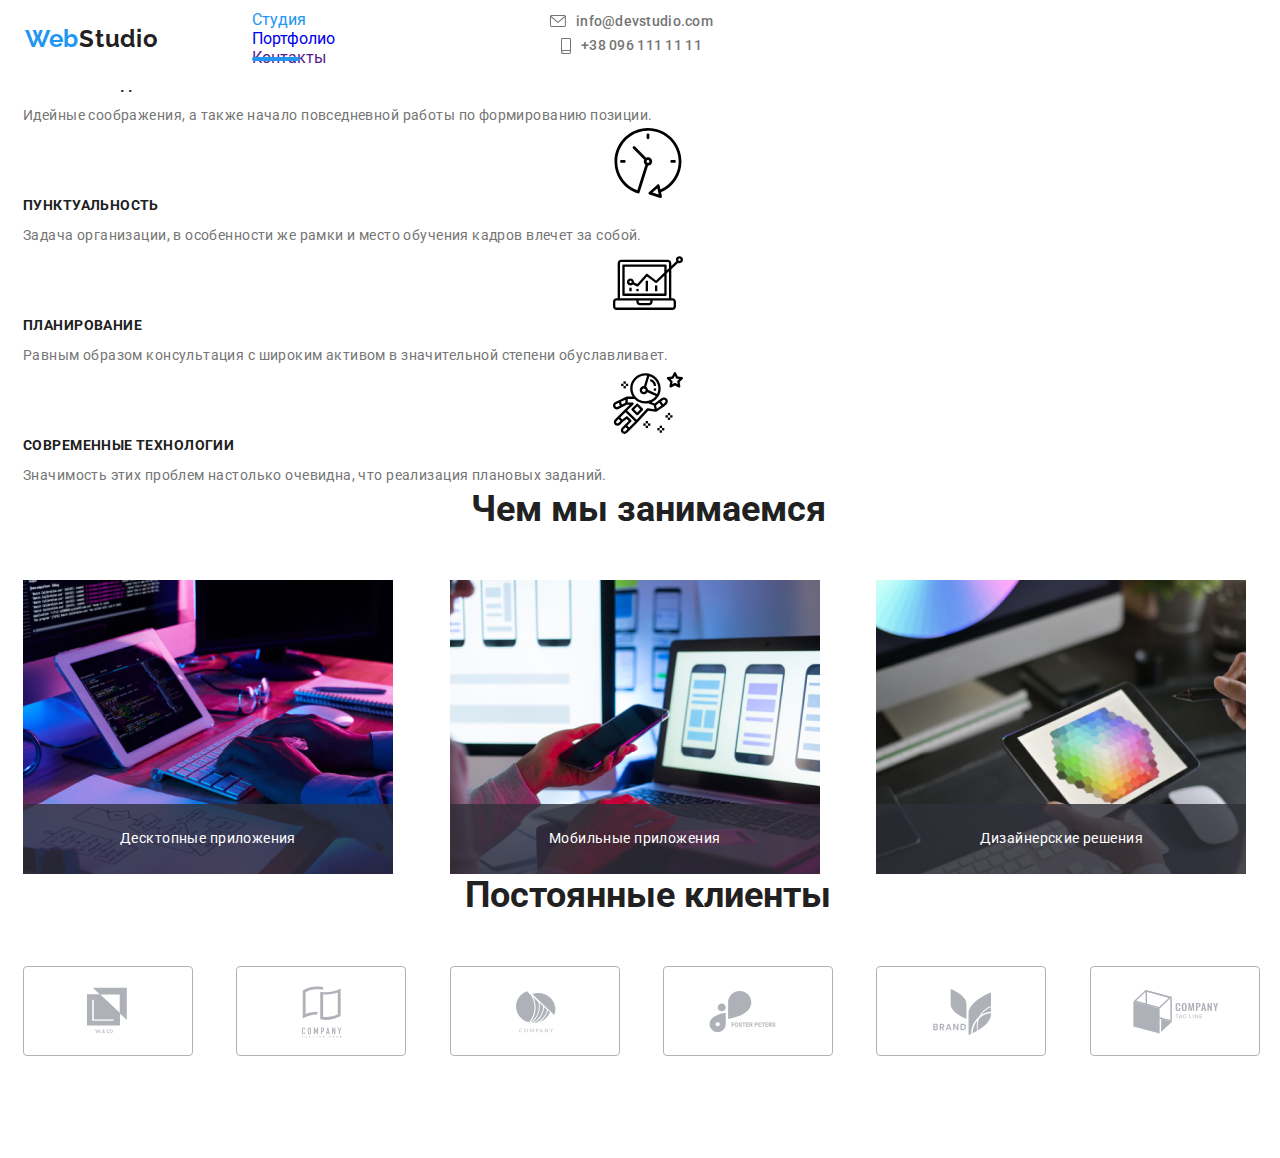
<file: index.html>
<!DOCTYPE html>
<html lang="ru">
<head>
    <meta charset="UTF-8">
    <meta http-equiv="X-UA-Compatible" content="IE=edge">
    <meta name="viewport" content="width=device-width, initial-scale=1.0">
    <title>Студия</title>
    <link rel="preconnect" href="https://fonts.gstatic.com">
    <link
        href="https://fonts.googleapis.com/css2?family=Raleway:wght@700&family=Roboto:wght@400;500;700;900&display=swap"
        rel="stylesheet">
    <link rel="stylesheet" href="https://cdnjs.cloudflare.com/ajax/libs/modern-normalize/1.0.0/modern-normalize.min.css"
        integrity="sha512-ISS7cAi1PEhQ8jnbJpJZMd29NlhNj4AWYyLOSp2CE/CsHxTCu+r+t0D2yoJudVrd0/8fTVPUVDzY5Tvli75u/g=="
        crossorigin="anonymous" />
    <link
        rel="stylesheet"
        href="https://cdnjs.cloudflare.com/ajax/libs/animate.css/4.1.1/animate.min.css"
    />
    <link rel="stylesheet" href="./css/main.min.css">
</head>
<body>
    <header class="header">
        <div class="container">
            <nav class="navigation">
                <a class="logo link" href="" lang="en">Web<span class="logo-theme_light">Studio</span></a>
                <ul class="navigation__list list">
                    <li class="navigation__item">
                        <a class="navigation__link link active-link" href="">Студия</a>
                    </li>
                    <li class="navigation__item">
                        <a class="navigation__link link" href="./portfolio.html">Портфолио</a>
                    </li>
                    <li class="navigation__item">
                        <a class="navigation__link link" href="">Контакты</a>
                    </li>
                </ul>
            </nav>
            <button type="button" class="burger__btn" data-menu-button>
                <svg class="burger__icon">
                    <use href="./images/icons.svg#burger"></use>
                </svg>
            </button>
         <ul class="list">
            <a class="contact-link contact-list__link link" href="mailto:info@devstudio.com">
                <svg class="contact-list__icon">
                    <use href="./images/icons.svg#envelope"></use>
                </svg>
                info@devstudio.com
            </a>
            <a class="tel-link tel-list__link link" href="tel:+380961111111">
                <svg class="tel-list__icon">
                    <use href="./images/icons.svg#smartphone"></use>
                </svg>
                +38 096 111 11 11
            </a>
        </ul>
         </div>
        <div class="mobile-menu" data-menu>
            <button type="button" class="mobile-menu__close-btn" data-menu-close>
                <svg class="mobile-menu__close-icon">
                    <use href="./images/icons.svg#close-black"></use>
                </svg>
            </button>
            <ul class="mobile-menu__list list">
               <li class="mobile-menu__item">
                   <a href="" class="mobile-menu__link link">Студия</a>
               </li>
               <li class="mobile-menu__item">
                   <a href="" class="mobile-menu__link link">Портфолио</a>
               </li>
               <li class="mobile-menu__item">
                   <a href="" class="mobile-menu__link link">Контакты</a>
               </li>
            </ul>
            <ul class="mobile-contact__list list">
                <li class="mobile-contact__item mobile-tel">
                    <a class="mobile-tel__link link" href="tel:+380961111111">+38 096 111 11 11</a>
                </li> 
                <li class="mobile-contact__item mobile-mail">
                    <a class="mobile-mail__link link" href="mailto:info@devstudio.com">info@devstudio.com</a>
                </li>
            </ul>
            <ul class="mobile-social__list list">
                <li class="mobile-social__item">
                    <a href="" class="mobile-social__link link">Instagram</a>
                </li>
                <li class="mobile-social__item">
                    <a href="" class="mobile-social__link link">Twitter</a>
                </li>
                <li class="mobile-social__item">
                    <a href="" class="mobile-social__link link">Facebook</a>
                </li>
                <li class="mobile-social__item">
                    <a href="" class="mobile-social__link link">LinkedIn</a>
                </li>
            </ul>     
        </div>
    </header>
    <main>
        <!--HERO-->
       <!-- <section class="hero">
            <div class="container">
                <h1 class="hero__title">Эффективные решения для вашего бизнеса</h1>
                <button class="modal-btn" type="button" data-modal-open>Заказать услугу</button>
            </div>
        </section>-->
        <section class="section-features">
            <!--features-->
            <div class="features__container container">
                <h2 class="visually-hidden">Особенности</h2>
                <ul class="features-list list">
                    <li class="features-list__item">
                        <div class="feature-container__list">
                            <svg class="features-list__icon">
                                <use href="./images/icons.svg#antenna"></use>
                            </svg>
                        </div>
                        <h3 class="titles-list">Внимание к деталям</h3>
                        <p class="titles-list__description">Идейные соображения, а также начало повседневной работы по
                            формированию позиции.</p>
                    </li>
                    <li class="features-list__item">
                        <div class="feature-container__list">
                            <svg class="features-list__icon">
                                <use href="./images/icons.svg#clock"></use>
                            </svg>
                        </div>
                        <h3 class="titles-list">Пунктуальность</h3>
                        <p class="titles-list__description">Задача организации, в особенности же рамки и место обучения
                            кадров влечет за собой.</p>
                    </li>
                    <li class="features-list__item">
                        <div class="feature-container__list">
                            <svg class="features-list__icon">
                                <use href="./images/icons.svg#diagram"></use>
                            </svg>
                        </div>
                        <h3 class="titles-list">Планирование</h3>
                        <p class="titles-list__description">Равным образом консультация с широким активом в значительной
                            степени обуславливает.</p>
                    </li>
                    <li class="features-list__item">
                        <div class="feature-container__list">
                            <svg class="features-list__icon">
                                <use href="./images/icons.svg#astronaut"></use>
                            </svg>
                        </div>
                        <h3 class="titles-list">Современные технологии</h3>
                        <p class="titles-list__description">Значимость этих проблем настолько очевидна, что реализация
                            плановых заданий.</p>
                    </li>
                </ul>
            </div>
        </section>
        <section class="section-about section">
            <!--about-->
            <div class="container">
                <h2 class="title">Чем мы занимаемся</h2>
                <ul class="about-list list">
                    <li class="about-list__item">
                          <img src="./images/about/img.png" alt="Сотрудник работает за компьютером" width="370"
                            height="294">
                        <div class="about-list__wrapper">    
                          <p class="about-text_background">Десктопные приложения</p>
                        </div>    
                    </li>
                    <li class="about-list__item">
                          <img src="./images/about/img-1.png" alt="Сотрудник работает за компьютером" width="370"
                            height="294">
                        <div class="about-list__wrapper">    
                          <p class="about-text_background">Мобильные приложения</p>
                        </div>    
                    </li>
                    <li class="about-list__item">
                         <img src="./images/about/img-2.png" alt="Сотрудник работает за компьютером" width="370"
                            height="294">
                            <div class="about-list__wrapper">
                              <p class="about-text_background">Дизайнерские решения</p>
                            </div>    
                    </li>
                </ul>
            </div>
        </section>
        <!--<section class="section team">
            <!--team--
            <div class="container">
                <h2 class="title">Наша команда</h2>
                <ul class="team-list list">
                    <li class="team-list__item">
                        <img src="./images/team/igor.jpg" alt="Дизайнер продуктов" width="270" height="260">
                         <div class="team-container">
                            <h4 class="team__title">Игорь Демьяненко</h4>
                            <p class="team-title-description" lang="en">Product Designer</p>
                            <ul class="social-list list">
                                <li class="social-list-item">
                                    <a href="" class="social-list__link link">
                                        <svg class="social-list__icon">
                                            <use href="./images/icons.svg#instagram"></use>
                                        </svg>
                                    </a>
                                </li>
                                <li class="social-list__item">
                                    <a href="" class="social-list__link link">
                                        <svg class="social-list__icon">
                                            <use href="./images/icons.svg#twitter"></use>
                                        </svg>
                                    </a>
                                </li>
                                <li class="social-list__item">
                                    <a href="" class="social-list__link link">
                                        <svg class="social-list__icon">
                                            <use href="./images/icons.svg#facebook"></use>
                                        </svg>
                                    </a>
                                </li>
                                <li class="social-list__item">
                                    <a href="" class="social-list__link link">
                                        <svg class="social-list__icon">
                                            <use href="./images/icons.svg#linkedin"></use>
                                        </svg>
                                    </a>
                                </li>
                            </ul>
                        </div>
                    </li>
                    <li class="team-list__item">
                        <img src="./images/team/olga.jpg" alt="Разработчик интерфейса" width="270" height="260">
                        <div class="team-container">
                            <h4 class="team__title">Ольга Репина</h4>
                            <p class="team-title-description" lang="en">Frontend Developer</p>
                            <ul class="social-list list">
                                <li class="social-list__item">
                                    <a href="" class="social-list__link link">
                                        <svg class="social-list__icon">
                                            <use href="./images/icons.svg#instagram"></use>
                                        </svg>
                                    </a>
                                </li>
                                <li class="social-list__item">
                                    <a href="" class="social-list__link link">
                                        <svg class="social-list__icon">
                                            <use href="./images/icons.svg#twitter"></use>
                                        </svg>
                                    </a>
                                </li>
                                <li class="social-list__item">
                                    <a href="" class="social-list__link link">
                                        <svg class="social-list__icon">
                                            <use href="./images/icons.svg#facebook"></use>
                                        </svg>
                                    </a>
                                </li>
                                <li class="social-list__item">
                                    <a href="" class="social-list__link link">
                                        <svg class="social-list__icon">
                                            <use href="./images/icons.svg#linkedin"></use>
                                        </svg>
                                    </a>
                                </li>
                            </ul>
                        </div>
                    </li>
                    <li class="team-list__item">
                        <img src="./images/team/nicholas.jpg" alt="Маркетинг" width="270" height="260">
                        <div class="team-container">
                            <h4 class="team__title">Николай Тарасов</h4>
                            <p class="team-title-description" lang="en">Marketing</p>
                            <ul class="social-list list">
                                <li class="social-list__item">
                                    <a href="" class="social-list__link link">
                                        <svg class="social-list__icon">
                                            <use href="./images/icons.svg#instagram"></use>
                                        </svg>
                                    </a>
                                </li>
                                <li class="social-list__item">
                                    <a href="" class="social-list__link link">
                                        <svg class="social-list__icon">
                                            <use href="./images/icons.svg#twitter"></use>
                                        </svg>
                                    </a>
                                </li>
                                <li class="social-list__item">
                                    <a href="" class="social-list__link link">
                                        <svg class="social-list__icon">
                                            <use href="./images/icons.svg#facebook"></use>
                                        </svg>
                                    </a>
                                </li>
                                <li class="social-list__item">
                                    <a href="" class="social-list__link link">
                                        <svg class="social-list__icon">
                                            <use href="./images/icons.svg#linkedin"></use>
                                        </svg>
                                    </a>
                                </li>
                            </ul>
                        </div>
                    </li>
                    <li class="team-list__item">
                        <img src="./images/team/mykhailo.jpg" alt="Дизайнер интерфейса пользователя" width="270"
                            height="260">
                        <div class="team-container">
                            <h4 class="team__title">Михаил Ермаков</h4>
                            <p class="team-title-description" lang="en">UI Designer</p>
                            <ul class="social-list list">
                                <li class="social-list__item">
                                    <a href="" class="social-list__link link">
                                        <svg class="social-list__icon">
                                            <use href="./images/icons.svg#instagram"></use>
                                        </svg>
                                    </a>
                                </li>
                                <li class="social-list__item">
                                    <a href="" class="social-list__link link">
                                        <svg class="social-list__icon">
                                            <use href="./images/icons.svg#twitter"></use>
                                        </svg>
                                    </a>
                                </li>
                                <li class="social-list__item">
                                    <a href="" class="social-list__link link">
                                        <svg class="social-list__icon">
                                            <use href="./images/icons.svg#facebook"></use>
                                        </svg>
                                    </a>
                                </li>
                                <li class="social-list__item">
                                    <a href="" class="social-list__link link">
                                        <svg class="social-list__icon">
                                            <use href="./images/icons.svg#linkedin"></use>
                                        </svg>
                                    </a>
                                </li>
                            </ul>
                        </div>
                    </li>
                </ul>
            </div>
        </section>-->
        <section class="section clients">
            <!--our clients-->
            <div class="container">
                <h2 class="title">Постоянные клиенты</h2>
                <ul class="clients-list list">
                    <li class="clients-list__item">
                        <div class="clients-logo">
                            <a class="clients-logo__link">
                            <svg class="clients-logo__icon" width="44" height="50">
                                <use href="./images/icons.svg#logo1"></use>
                            </svg>
                            </a>
                        </div>
                    </li>
                    <li class="clients-list__item">
                        <div class="clients-logo">
                            <a class="clients-logo__link">
                            <svg class="clients-logo__icon" width="40" height="52">
                                <use href="./images/icons.svg#logo2"></use>
                            </svg>
                            </a>
                        </div>
                    </li>
                    <li class="clients-list__item">
                        <div class="clients-logo">
                            <a class="clients-logo__link">
                            <svg class="clients-logo__icon" width="40" height="42">
                                <use href="./images/icons.svg#logo3"></use>
                            </svg>
                            </a>
                        </div>
                    </li>
                    <li class="clients-list__item">
                        <div class="clients-logo">
                            <a class="clients-logo__link">
                            <svg class="clients-logo__icon" width="80" height="42">
                                <use href="./images/icons.svg#logo4"></use>
                            </svg>
                            </a>
                        </div>
                    </li>
                    <li class="clients-list__item">
                        <div class="clients-logo">
                            <a class="clients-logo__link">
                            <svg class="clients-logo__icon" width="58" height="46">
                                <use href="./images/icons.svg#logo5"></use>
                            </svg>
                            </a>
                        </div>
                    </li>
                    <li class="clients-list__item">
                        <div class="clients-logo">
                            <a class="clients-logo__link">
                            <svg class="clients-logo__icon" width="88" height="44">
                                <use href="./images/icons.svg#logo6"></use>
                            </svg>
                            </a>
                        </div>
                    </li>
                </ul>
            </div>
        </section>
    </main>
    <!--FOOTER-->
    <!--<footer class="footer">
        <div class="container footer-container">
             <div class="footer-address-container">             
                <a class="logo logo-footer link" href="" lang="en">Web
                    <span class="logo-theme_dark">Studio</span>
                </a>
                 <address class="address">
                 <ul class="address-list-footer list">
                     <li class="address-list-footer__item logo-item">
                         <a class="contact-address link" href="https://goo.gl/maps/xCLhZQx8e7ZkGSYM7" target="_blank"
                             rel="noopener noreferrer">г. Киев,
                             пр-т Леси Украинки, 26</a>
                     </li>
                     <li class="address-list-footer__item">
                         <a class="contact-link link" href="mailto:info@example.com">info@example.com</a>
                     </li>
                     <li class="address-list-footer__item">
                         <a class="tel-link link" href="tel:+380991111111">+38 099 111 11 11</a>
                     </li>
                 </ul>
               </address>
             </div>
            <div class="social-list-container">
                <p class="titles-list titles-dark-them">Присоединяйтесь</p>
              <ul class="social-list-footer list">
                <li class="social-list-footer__item">
                    <a href="" class="social-list-footer__link link">
                        <svg class="social-list-footer__icon">
                            <use href="./images/icons.svg#instagram"></use>
                        </svg>
                    </a>
                </li>
                <li class="social-list-footer__item">
                    <a href="" class="social-list-footer__link link">
                        <svg class="social-list-footer__icon">
                            <use href="./images/icons.svg#twitter"></use>
                        </svg>
                    </a>
                </li>
                <li class="social-list-footer__item">
                    <a href="" class="social-list-footer__link link">
                        <svg class="social-list-footer__icon">
                            <use href="./images/icons.svg#facebook"></use>
                        </svg>
                    </a>
                </li>
                <li class="social-list-footer__item">
                    <a href="" class="social-list-footer__link link">
                        <svg class="social-list-footer__icon">
                            <use href="./images/icons.svg#linkedin"></use>
                        </svg>
                    </a>
                </li>
              </ul>
            </div>
            <div class="footer-container__subscription">
                <p class="titles-list titles-dark-them">Подпишитесь на рассылку</p>
                <form class="subscription">
                    <input type="email" name="user-mail" class="footer-form__input" required placeholder="E-mail">
                    <button type="submit" class="subscription-btn">Подписаться
                        <svg class="icon-send">
                            <use href="./images/icons.svg#send"></use>
                        </svg>
                    </button>
                </form>
            </div>
        </div>
    </footer>-->
    <!--<div class="backdrop is-hidden" data-modal>
        <div class="modal">
            <button type="button" class="modal-close-btn" data-modal-close>
                <svg class="close-btn" width="18px" height="18px">
                    <use href="./images/icons.svg#close-black"></use>
                </svg> 
            </button> 
            <form action="#" class="modal-form" autocomplete="off">
              <b class="modal-form__text">Оставьте свои данные, мы вам перезвоним</b>
              <label class="modal-form__field">
                  Имя
                  <span class="modal-form__input-wrapper">
                  <input type="text" name="user-name" class="modal-form__input" required minlength="2">
                  <svg class="modal-form__icon">
                      <use href="./images/icons.svg#person-black"></use>
                  </svg>
                  </span>
              </label>   
              <label class="modal-form__field">
                  Телефон
                  <span class="modal-form__input-wrapper">
                  <input type="tel" name="user-phone" class="modal-form__input" required 
                         pattern="[0-9]{3}-[0-9]{3}-[0-9]{2}-[0-9]{2}" title="096-111-11-11">
                  <svg class="modal-form__icon">
                     <use href="./images/icons.svg#phone-black"></use>
                  </svg>
                    </span>
              </label>  
              <label class="modal-form__field">
                  Почта
                  <span class="modal-form__input-wrapper">
                  <input type="email" name="user-mail" class="modal-form__input" required>
                  <svg class="modal-form__icon">
                      <use href="./images/icons.svg#email-black"></use>
                  </svg>
                  </span>
              </label>
              <label class="modal-form__field modal-comment">
                Комментарий
                <textarea name="user-comment" class="modal-form__comment" placeholder="Введите текст"></textarea>
              </label>
              <label class="modal-form__check-desc">
              <input type="checkbox" name="user-term" class="modal-form__term visually-hidden ">
                <svg class="check__icon">
                    <use href="../images/check.svg#check"></use>
                </svg>
                   Соглашаюсь с рассылкой и принимаю&nbsp;    
                   <a href="" class="checkbox__link link">Условия договора</a>
              </label>
              <button type="submit" class="modal-form__btn">Отправить</button>

            </form>
        </div>
    </div>-->
 <script src = "./js/mobile-menu.js"></script> 
 <!--<script src="./js/modal.js"></script>-->
</body>
</html>
</file>
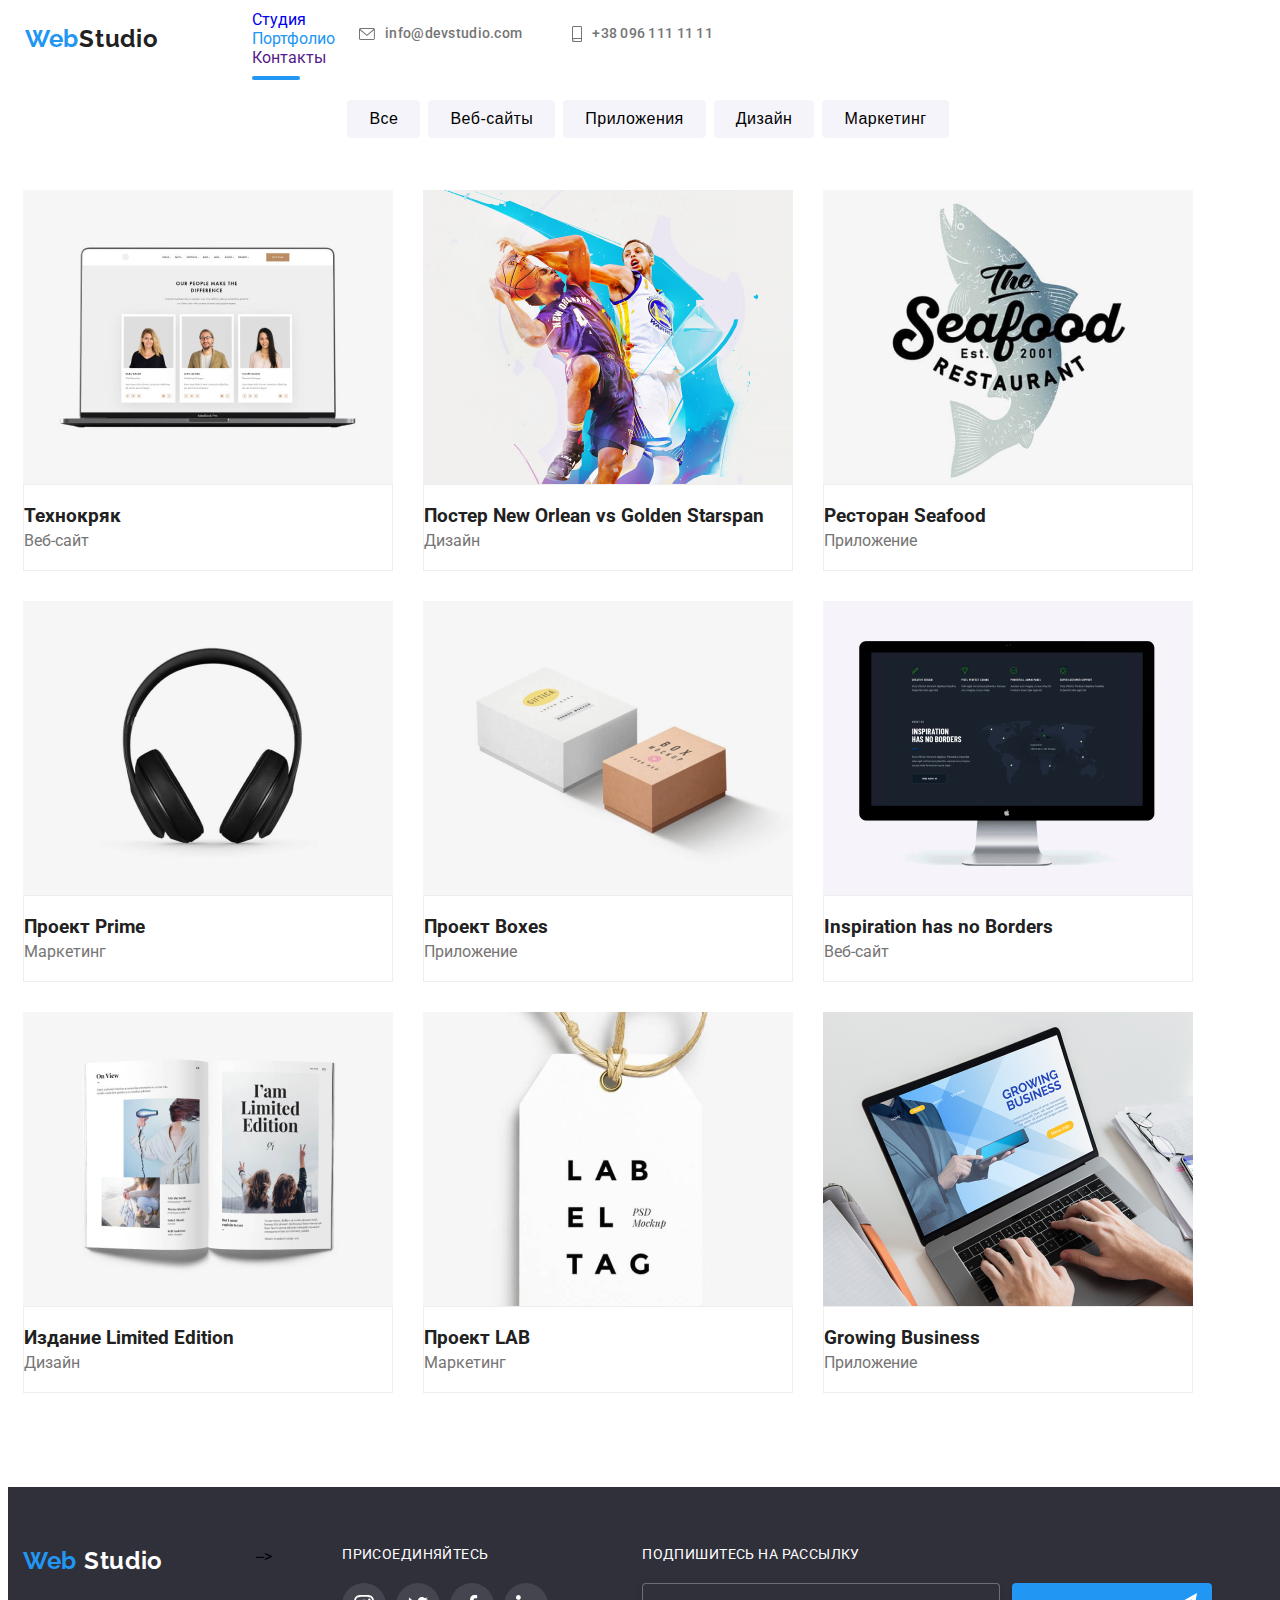
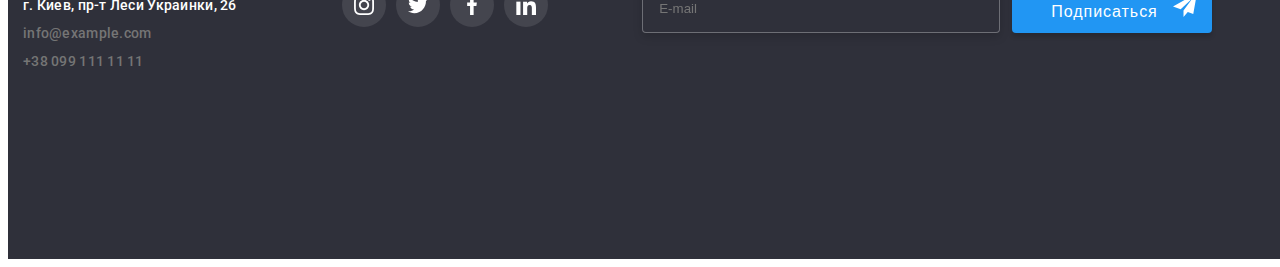
<file: portfolio.html>
<!DOCTYPE html>
<html lang="ru">

<head>
    <meta charset="UTF-8">
    <meta http-equiv="X-UA-Compatible" content="IE=edge">
    <meta name="viewport" content="width=device-width, initial-scale=1.0">
    <title>Портфолио</title>
    <link rel="preconnect" href="https://fonts.gstatic.com">
    <link
        href="https://fonts.googleapis.com/css2?family=Raleway:wght@700&family=Roboto:wght@400;500;700;900&display=swap"
        rel="stylesheet">
    <link rel="stylesheet" href="https://cdnjs.cloudflare.com/ajax/libs/modern-normalize/1.0.0/modern-normalize.min.css"
        integrity="sha512-ISS7cAi1PEhQ8jnbJpJZMd29NlhNj4AWYyLOSp2CE/CsHxTCu+r+t0D2yoJudVrd0/8fTVPUVDzY5Tvli75u/g=="
        crossorigin="anonymous" />
    <link rel="stylesheet" href="./css/portfolio.min.css">
</head>

<body>
    <header class="header">
        <div class="container">
            <nav class="navigation">
                <a class="logo link" href="" lang="en">Web<span class="logo-theme_light">Studio</span></a>
                <ul class="navigation__list list">
                    <li class="navigation__item">
                        <a class="navigation__link link " href="./index.html">Студия</a>
                    </li>
                    <li class="navigation__item">
                        <a class="navigation__link link active-link" href="">Портфолио</a>
                    </li>
                    <li class="navigation__item">
                        <a class="navigation__link link" href="">Контакты</a>
                    </li>
                </ul>
            </nav>
            <a class="contact-link contact-list__link link" href="mailto:info@devstudio.com">
                <svg class="contact-list__icon">
                    <use href="./images/icons.svg#envelope"></use>
                </svg>
                info@devstudio.com
            </a>
            <a class="tel-link tel-list__link link" href="tel:+380961111111">
                <svg class="tel-list__icon">
                    <use href="./images/icons.svg#smartphone"></use>
                </svg>
                 +38 096 111 11 11</a>
        </div>
    </header>
    <main>
        <!--OUR PROJECTS-->
        <section class="portfolio">
            <div class="container">
                <section class="filters">
                    <!--FILTERS-->
                    <div class="filters-box">
                        <h2 class="visually-hidden">Фильтр</h2>
                        <ul class="filters-list list">
                            <li class="filters-list__item">
                                <button class="filters__btn" type="button">Все</button>
                            </li>
                            <li class="filters-list__item">
                                <button class="filters__btn" type="button">Веб-сайты</button>
                            </li>
                            <li class="filters-list__item">
                                <button class="filters__btn" type="button">Приложения</button>
                            </li>
                            <li class="filters-list__item">
                                <button class="filters__btn" type="button">Дизайн</button>
                            </li>
                            <li class="filters-list__item">
                                <button class="filters__btn" type="button">Маркетинг</button>
                            </li>
                        </ul>
                    </div>
                </section>
                <h1 class="visually-hidden">Наши проэкты</h1>
                <ul class="projects-list list">
                    <li class="projects-list__item">
                        <a class="projects-list__link-wrapper link" href="">
                          <div class="projects-list__contant-wrapper">
                            <img 
                              src="./images/portfolio/img-1.png"
                              alt="Веб-сайт" width="370" height="294">
                            <p class="overlay">Технокряк это современная площадка распространения коронавируса.
                                Компании используют эту платформу для цифрового шпионажа и атак на защищённые сервера конкурентов.
                            </p>
                          </div>
                            <div class="project-container">
                                <h3 class="project-title">Технокряк</h3>
                                <p class="project-title__description">Веб-сайт</p>
                            </div>
                        </a>
                    </li>
                    <li class="projects-list__item">
                        <a class="projects-list__link-wrapper link" href="">
                          <div class="projects-list__contant-wrapper">
                            <img 
                              src="./images/portfolio/img-2.png"
                              alt="Дизайн" width="370" height="294">
                            <p class="overlay">Технокряк это современная площадка распространения коронавируса.
                                Компании используют эту платформу для цифрового шпионажа и атак на защищённые сервера конкурентов.
                            </p>
                          </div>
                            <div class="project-container">
                                <h3 class="project-title">Постер New Orlean vs Golden Starspan</h3>
                                <p class="project-title__description">Дизайн</p>
                            </div>
                        </a>
                    </li>
                    <li class="projects-list__item">
                        <a class="projects-list__link-wrapper link" href="">
                          <div class="projects-list__contant-wrapper">
                            <img 
                              src="./images/portfolio/img-3.png"
                              alt="Приложение" width="370" height="294">
                            <p class="overlay">Технокряк это современная площадка распространения коронавируса.
                                Компании используют эту платформу для цифрового шпионажа и атак на защищённые сервера конкурентов.
                            </p>
                          </div>
                            <div class="project-container">
                                <h3 class="project-title">Ресторан Seafood</h3>
                                <p class="project-title__description">Приложение</p>
                            </div>
                        </a>
                    </li>
                    <li class="projects-list__item">
                        <a class="projects-list__link-wrapper link" href="">
                          <div class="projects-list__contant-wrapper">
                            <img 
                              src="./images/portfolio/img-4.png"
                              alt="Маркетинг" width="370" height="294">
                            <p class="overlay">Технокряк это современная площадка распространения коронавируса.
                                Компании используют эту платформу для цифрового шпионажа и атак на защищённые сервера конкурентов.
                            </p>
                          </div>
                            <div class="project-container">
                                <h3 class="project-title">Проект Prime</h3>
                                <p class="project-title__description">Маркетинг</p>
                            </div>
                        </a>
                    </li>
                    <li class="projects-list__item">
                        <a class="projects-list__link-wrapper link" href="">
                          <div class="projects-list__contant-wrapper">
                            <img 
                              src="./images/portfolio/img-5.png"
                              alt="Приложение" width="370" height="294">
                            <p class="overlay">Технокряк это современная площадка распространения коронавируса.
                                Компании используют эту платформу для цифрового шпионажа и атак на защищённые сервера конкурентов.
                            </p>
                          </div>
                            <div class="project-container">
                                <h3 class="project-title">Проект Boxes</h3>
                                <p class="project-title__description">Приложение</p>
                            </div>
                        </a>
                    </li>
                    <li class="projects-list__item">
                        <a class="projects-list__link-wrapper link" href="">
                          <div class="projects-list__contant-wrapper">
                            <img 
                              src="./images/portfolio/img-6.png"
                              alt="Веб-сайт" width="370" height="294">
                            <p class="overlay">Технокряк это современная площадка распространения коронавируса.
                                Компании используют эту платформу для цифрового шпионажа и атак на защищённые сервера конкурентов.
                            </p>
                          </div>
                            <div class="project-container">
                                <h3 class="project-title">Inspiration has no Borders</h3>
                                <p class="project-title__description">Веб-сайт</p>
                            </div>
                        </a>
                    </li>
                    <li class="projects-list__item">
                        <a class="projects-list__link-wrapper link" href="">
                          <div class="projects-list__contant-wrapper">
                            <img 
                              src="./images/portfolio/img-7.png"
                              alt="Дизайн" width="370" height="294">
                            <p class="overlay">Технокряк это современная площадка распространения коронавируса.
                                Компании используют эту платформу для цифрового шпионажа и атак на защищённые сервера конкурентов.
                            </p>
                          </div>
                            <div class="project-container">
                                <h3 class="project-title">Издание Limited Edition</h3>
                                <p class="project-title__description">Дизайн</p>
                            </div>
                        </a>
                    </li>
                    <li class="projects-list__item">
                        <a class="projects-list__link-wrapper link" href="">
                          <div class="projects-list__contant-wrapper">
                            <img 
                              src="./images/portfolio/img-8.png"
                              alt="Маркетинг" width="370" height="294">
                            <p class="overlay">Технокряк это современная площадка распространения коронавируса.
                                Компании используют эту платформу для цифрового шпионажа и атак на защищённые сервера конкурентов.
                            </p>
                          </div>
                            <div class="project-container">
                                <h3 class="project-title">Проект LAB</h3>
                                <p class="project-title__description">Маркетинг</p>
                            </div>
                        </a>
                    </li>
                    <li class="projects-list__item">
                        <a class="projects-list__link-wrapper link" href="">
                          <div class="projects-list__contant-wrapper">
                            <img 
                              src="./images/portfolio/img-9.png"
                              alt="Приложение" width="370" height="294">
                            <p class="overlay">Технокряк это современная площадка распространения коронавируса.
                                Компании используют эту платформу для цифрового шпионажа и атак на защищённые сервера конкурентов.
                            </p>
                          </div>
                            <div class="project-container">
                                <h3 class="project-title">Growing Business</h3>
                                <p class="project-title__description">Приложение</p>
                            </div>
                        </a>
                    </li>
                </ul>
            </div>
        </section>
    </main>
    <footer class="footer">
        <div class="container footer-container">
             <div class="footer-address-container">             
                <a class="logo logo-footer link" href="" lang="en">Web
                    <span class="logo-theme_dark">Studio</span>
                </a>
                 <address class="address">
                 <ul class="address-list-footer list">
                     <li class="address-list-footer__item logo-item">
                         <a class="contact-address link" href="https://goo.gl/maps/xCLhZQx8e7ZkGSYM7" target="_blank"
                             rel="noopener noreferrer">г. Киев,
                             пр-т Леси Украинки, 26</a>
                     </li>
                     <li class="address-list-footer__item">
                         <a class="contact-link link" href="mailto:info@example.com">info@example.com</a>
                     </li>
                     <li class="address-list-footer__item">
                         <a class="tel-link link" href="tel:+380991111111">+38 099 111 11 11</a>
                     </li>
                 </ul>
               </address>
             </div>-->
            <div class="social-list-container">
                <p class="titles-list titles-dark-them">Присоединяйтесь</p>
              <ul class="social-list-footer list">
                <li class="social-list-footer__item">
                    <a href="" class="social-list-footer__link link">
                        <svg class="social-list-footer__icon">
                            <use href="./images/icons.svg#instagram"></use>
                        </svg>
                    </a>
                </li>
                <li class="social-list-footer__item">
                    <a href="" class="social-list-footer__link link">
                        <svg class="social-list-footer__icon">
                            <use href="./images/icons.svg#twitter"></use>
                        </svg>
                    </a>
                </li>
                <li class="social-list-footer__item">
                    <a href="" class="social-list-footer__link link">
                        <svg class="social-list-footer__icon">
                            <use href="./images/icons.svg#facebook"></use>
                        </svg>
                    </a>
                </li>
                <li class="social-list-footer__item">
                    <a href="" class="social-list-footer__link link">
                        <svg class="social-list-footer__icon">
                            <use href="./images/icons.svg#linkedin"></use>
                        </svg>
                    </a>
                </li>
              </ul>
            </div>
            <div class="footer-container__subscription">
                <p class="titles-list titles-dark-them">Подпишитесь на рассылку</p>
                <form class="subscription">
                    <input type="email" name="user-mail" class="footer-form__input" required placeholder="E-mail">
                    <button type="submit" class="subscription-btn">Подписаться
                        <svg class="icon-send">
                            <use href="./images/icons.svg#send"></use>
                        </svg>
                    </button>
                </form>
            </div>
        </div>
    </footer>
</body>

</html>
</file>
<file: css/main.min.css>
:root{--main-font: "Roboto", sans-serif;--secondary-font: "Raleway", sans-serif;--accent-color: #2196f3;--saction-pt-mob: 60px;--saction-pb-mob: 60px;--saction-pt-tablet: 60px;--saction-pb-tablet: 60px;--saction-pt-desktop: 47px;--saction-pb-desktop: 47px}body{font-family:var(--main-font);width:100%;max-width:100%;overflow-x:hidden}h1,h2,h3,h4,h5,h6,p{margin:0}ul,ol{margin:0;padding:0}img{display:block}.link{text-decoration:none}.list{list-style:none}.address{font-style:normal}.visually-hidden{position:absolute !important;clip:rect(1px 1px 1px 1px);clip:rect(1px, 1px, 1px, 1px);padding:0 !important;border:0 !important;height:1px !important;width:1px !important;overflow:hidden}.container{padding-left:15px;padding-right:15px}.header .container{display:flex;align-items:center;justify-content:space-between}@media screen and (min-width: 480px){.container .container{width:480px;margin:0 auto}}@media screen and (min-width: 768px){.container .container{width:768px}}@media screen and (min-width: 1200px){.container .container{width:1200px}}.section{padding-top:var(--saction-pt);padding-bottom:var(--saction-pb)}.logo{font-family:var(--secondary-font);font-weight:bold;font-size:26px;line-height:1.19;letter-spacing:0.03em;color:#2196f3;margin-right:93px}.logo-theme_light{color:#212121}.logo-theme_dark{color:#ffffff}.contact-list__icon{width:16px;height:12px;margin-right:10px;fill:#757575;transition:color 250ms cubic-bezier(0.4, 0, 0.2, 1)}.contact-link:hover .contact-list__icon,.contact-link:focus .contact-list__icon{fill:var(--accent-color)}.contact-link{font-weight:500;font-size:14px;line-height:1.14;letter-spacing:0.02em;color:#757575;margin-left:auto;margin-right:50px;margin-bottom:9px;transition:color 250ms cubic-bezier(0.4, 0, 0.2, 1)}.contact-link:hover,.contact-link:focus{color:#2196f3}.contact-list__link{display:flex;justify-content:center;align-items:center}.tel-link{font-weight:500;font-size:14px;line-height:1.14;letter-spacing:0.02em;color:#757575;margin-right:50px;margin-bottom:9px;transition:color 250ms cubic-bezier(0.4, 0, 0.2, 1)}.tel-link:hover,.tel-link:focus{color:#2196f3}.tel-list__icon{width:10px;height:16px;margin-right:10px;fill:#757575;transition:color 250ms cubic-bezier(0.4, 0, 0.2, 1)}.tel-link:hover .tel-list__icon,.tel-link:focus .tel-list__icon{fill:var(--accent-color)}.tel-list__link{display:flex;justify-content:center;align-items:center}.title{font-weight:bold;font-size:36px;line-height:1.17;color:#212121;margin-bottom:50px;text-align:center}.social-list{display:flex;align-items:center;justify-content:space-between;margin-left:32px;margin-right:32px}.social-list__link{display:flex;justify-content:center;align-items:center;width:44px;height:44px;border-radius:50%;background-color:#ffffff;transition:background-color 250ms cubic-bezier(0.4, 0, 0.2, 1)}.social-list__link:hover,.social-list__link:focus{background-color:var(--accent-color)}.social-list__icon{width:20px;height:20px;fill:#afb1b8;transition:fill 250ms cubic-bezier(0.4, 0, 0.2, 1)}.social-list__link:hover .social-list__icon,.social-list__link:focus .social-list__icon{fill:#ffffff}.social-list-icon_dark-theme{width:20px;height:20px;fill:#ffffff}.backdrop{position:fixed;top:0;left:0;width:100vw;height:100vh;background:rgba(0,0,0,0.2);transition:250ms cubic-bezier(0.4, 0, 0.2, 1);overflow-y:scroll}.modal{position:absolute;width:528px;min-height:580px;left:50%;top:50%;padding:40px;transform:translate(-50%, -50%);background-color:#FFFFFF;box-shadow:0px 1px 3px rgba(0,0,0,0.12),0px 1px 1px rgba(0,0,0,0.14),0px 2px 1px rgba(0,0,0,0.2);border-radius:4px}.modal-close-btn{position:absolute;top:8px;right:8px;width:30px;height:30px;padding:1px 5px;background:#FFFFFF;border:1px solid rgba(0,0,0,0.1);border-radius:50%;cursor:pointer}.modal-close-btn:hover,.modal-close-btn:focus{fill:var(--accent-color)}.is-hidden{opacity:0;visibility:hidden;pointer-events:none}.modal-form{display:flex;flex-direction:column}.modal-form__text{width:448px;height:23px;margin-bottom:12px;font-size:20px;line-height:1.15;text-align:center;letter-spacing:0.03em;color:#212121}.modal-form__field{margin-bottom:10px;font-size:12px;line-height:1.17;letter-spacing:0.01em;color:#757575}.modal-form__input-wrapper{position:relative;display:block;margin-top:4px}.modal-form__input{width:100%;height:40px;box-sizing:border-box;border-radius:4px;border:1px solid rgba(33,33,33,0.2);padding-left:42px;transition:border-color 250ms cubic-bezier(0.4, 0, 0.2, 1)}.modal-form__input:focus{outline:none;border-color:var(--accent-color)}.modal-form__icon{position:absolute;top:50%;left:12px;width:18px;height:18px;transform:translateY(-50%);transition:fill 250ms cubic-bezier(0.4, 0, 0.2, 1)}.modal-form__input:focus+.modal-form__icon{fill:var(--accent-color)}.modal-comment{margin-bottom:20px}.modal-form__comment{width:100%;height:120px;padding:12px 16px;border:1px solid rgba(33,33,33,0.2);box-sizing:border-box;border-radius:4px;resize:none;transition:border-color 250ms cubic-bezier(0.4, 0, 0.2, 1)}.modal-form__comment::placeholder{font-size:12px;line-height:1.17;letter-spacing:0.01em;color:rgba(117,117,117,0.5)}.modal-form__comment:focus{outline:none;border-color:var(--accent-color)}.modal-form__term{position:absolute;width:1px;height:1px;margin:-1px;border:0;padding:0;clip:rect(0 0 0 0);overflow:hidden}.check__icon{position:absolute;width:16px;height:16px}.modal-form__term:checked+.check__icon{background-color:var(--accent-color);transition:background-color 250ms cubic-bezier(0.4, 0, 0.2, 1)}.modal-form__check-desc{display:flex;align-items:center;position:relative;font-size:14px;line-height:24px;margin-bottom:30px;letter-spacing:0.03em;color:#757575}.modal-form__check-desc::before{display:block;content:"";width:16px;height:16px;margin-right:8px;color:#212121;outline:1px solid #000000;cursor:pointer}.modal-form__term:focus+.modal-form__check-desc::before{box-shadow:0 0 0 2px var(--accent-color)}.checkbox__link{color:var(--accent-color)}.modal-form__btn{width:200px;height:50px;align-self:center;background:#2196F3;box-shadow:0px 4px 4px rgba(0,0,0,0.15);border-radius:4px;border:none;font-size:16px;line-height:1.88;padding:10px 56px;display:flex;align-items:center;text-align:center;letter-spacing:0.06em;cursor:pointer;color:#FFFFFF}.modal-form__btn:focus,.modal-form__btn:hover{background-color:#188CE8;transition:background-color 250ms cubic-bezier(0.4, 0, 0.2, 1)}.header{padding-top:10px;padding-left:10px}.logo{width:134px;height:28px;font-size:24px;line-height:1.17;letter-spacing:0.03em}@media screen and (max-width: 767px){.navigation__list{display:none}.contact-link{display:none}.tel-link{display:none}.burger__btn{top:10px;right:10px}.burger__icon{width:40px;height:40px;fill:#212121;transition:color 250ms cubic-bezier(0.4, 0, 0.2, 1)}.burger__btn:hover .burger__icon,.burger__btn:focus .burger__icon{fill:var(--accent-color)}.burger__btn,.mobile-menu__close-btn{background-color:transparent;border:none;padding:0;cursor:pointer}.mobile-menu__close-btn{position:absolute;top:10px;right:15px}.mobile-menu__close-icon{width:40px;height:40px;fill:#212121;transition:color 250ms cubic-bezier(0.4, 0, 0.2, 1)}.mobile-menu__close-btn:hover .mobile-menu__close-icon,.mobile-menu__close-btn:focus .mobile-menu__close-icon{fill:var(--accent-color)}.mobile-menu{position:fixed;top:0;left:50%;width:100vw;max-width:480px;height:100vh;padding:48px 40px;background-color:#c23131;transform:translateY(-100%) translateX(-50%);transition:color 250ms cubic-bezier(0.4, 0, 0.2, 1)}.is-open{transform:translateY(0) translateX(-50%)}}@media screen and (min-width: 768px){.burger__btn{display:none}.mobile-menu{display:none}}.header{position:absolute;width:768px;height:80px;left:0px;top:0px;background:#FFFFFF}.header .container{display:flex;align-items:center}.navigation{display:flex;align-items:center}.navigation-list{display:flex;align-items:center}.navigation-link{font-size:14px;line-height:1.14;letter-spacing:0.02em;color:#212121;transition:color 250ms cubic-bezier(0.4, 0, 0.2, 1)}.navigation-link:hover,.navigation-link:focus{color:#2196f3}.navigation-item:not(:last-child){margin-right:50px}.active-link{color:#2196f3}.active-link::after{display:block;content:"";position:absolute;width:48px;height:4px;margin-top:28px;background:#2196F3;border-radius:2px}.hero{max-width:1600px;margin:0 auto;padding-top:200px;padding-bottom:200px;background:#2f303a;text-align:center;background-image:linear-gradient(rgba(47,48,58,0.4), rgba(47,48,58,0.4)),url("../images/hero/bg.jpg");background-repeat:no-repeat;background-size:cover}.hero__title{font-weight:900;font-size:44px;line-height:1.36;text-transform:uppercase;color:#ffffff;margin-bottom:30px;width:696px;margin-left:auto;margin-right:auto}.modal-btn{font-weight:bold;font-size:16px;line-height:1.9;cursor:pointer;color:#ffffff;background:#2196f3;box-shadow:0px 4px 4px rgba(0,0,0,0.15);min-width:200px;border:none;padding:10px 32px}.feature-container__list{display:flex;justify-content:center;align-items:center}.features-list__icon{width:70px;height:70px}.titles-list{font-weight:bold;font-size:14px;line-height:1.14;letter-spacing:0.03em;text-transform:uppercase;color:#212121;margin-bottom:10px}.titles-list__description{font-weight:normal;font-size:14px;line-height:1.71;letter-spacing:0.03em;color:#757575}@media screen and (max-width: 767px){.section-about{display:none}}.about-list{display:flex;margin-left:-30px;margin-top:-30px}.about-list__item{position:relative;margin-left:30px;margin-top:30px;flex-basis:calc(100% / 3 - 30px)}.about-list__wrapper{bottom:0;position:absolute;width:370px;height:70px;background:rgba(47,48,58,0.8)}.about-text_background{margin:27px auto;width:198px;height:16px;font-size:14px;line-height:1.14;text-align:center;letter-spacing:0.03em;color:#FFFFFF}.team{padding-bottom:47px;background:#f5f4fa}@media screen and (max-width: 767px){.team{padding-top:var(--saction-pt-mob);padding-bottom:var(--saction-pb-mob)}}.clients{padding-bottom:94px}.clients-list{display:flex;margin-left:-30px;margin-top:-30px;justify-content:center;align-items:center}.clients-list__item{margin-left:30px;margin-top:30px;flex-basis:calc(100% / 6 - 30px)}.clients-logo{width:170px;height:90px;border:1px solid #afb1b8;box-sizing:border-box;border-radius:4px}.clients-logo__link{width:170px;height:90px;display:flex;justify-content:center;align-items:center;transition:color 250ms cubic-bezier(0.4, 0, 0.2, 1)}.clients-logo__icon{fill:#afb1b8;transition:fill 250ms cubic-bezier(0.4, 0, 0.2, 1)}.clients-logo__link:hover .clients-logo__icon,.clients-logo__link:focus .clients-logo__icon{fill:var(--accent-color)}.footer{background-color:#2f303a;margin:0;padding:60px 0}.footer-container{display:flex;width:1600px;height:252px;background:#2f303a}.footer-address-container{display:block;box-sizing:border-box}.address{position:absolute;display:block;margin-top:20px;margin-right:215px;text-align:left}.address-list-footer__item{margin-bottom:9px}.contact-address{font-weight:500;font-size:14px;line-height:1.14;letter-spacing:0.02em;margin-top:20px;color:#ffffff;margin-left:auto;transition:color 250ms cubic-bezier(0.4, 0, 0.2, 1)}.contact-address:hover,.contact-address:focus{color:#2196f3}.logo-footer{margin-top:60px}.social-list-container{width:206px;height:80px;margin:0 0 0 70px;align-items:center;justify-content:flex-start}.titles-dark-them{display:block;margin:0 0 20px 0;padding:0;font-size:14px;line-height:1.14;letter-spacing:0.03em;text-transform:uppercase;text-align:left;color:#ffffff}.social-list-footer{display:flex;align-items:center;justify-content:space-between}.social-list-footer__link{display:flex;justify-content:center;align-items:center;width:44px;height:44px;border-radius:50%;background-color:rgba(255,255,255,0.1);transition:background-color 250ms cubic-bezier(0.4, 0, 0.2, 1)}.social-list-footer__link:hover,.social-list-footer__link:focus{background-color:var(--accent-color)}.social-list-footer__icon{width:20px;height:20px;fill:#ffffff}.footer-container__subscription{margin-left:94px}.subscription{display:flex}.footer-form__input{width:358px;height:50px;padding-left:16px;padding-top:14px;padding-bottom:14px;color:#FFFFFF;background:#2F303A;border:1px solid rgba(255,255,255,0.3);box-sizing:border-box;filter:drop-shadow(0px 4px 4px rgba(0,0,0,0.15));border-radius:4px}.subscription-btn{min-width:200px;height:50px;padding-left:30px;padding-top:10px;padding-bottom:10px;margin-left:12px;background:#2196F3;box-shadow:0px 4px 4px rgba(0,0,0,0.15);border-radius:4px;border:none;font-size:16px;line-height:1.88;text-align:center;letter-spacing:0.06em;color:#FFFFFF}.icon-send{width:24px;height:24px;margin-left:10px;margin-top:auto;margin-bottom:auto;fill:#FFFFFF}
/*# sourceMappingURL=main.min.css.map */
</file>
<file: css/portfolio.min.css>
:root{--main-font: "Roboto", sans-serif;--secondary-font: "Raleway", sans-serif;--accent-color: #2196f3;--saction-pt-mob: 60px;--saction-pb-mob: 60px;--saction-pt-tablet: 60px;--saction-pb-tablet: 60px;--saction-pt-desktop: 47px;--saction-pb-desktop: 47px}body{font-family:var(--main-font);width:100%;max-width:100%;overflow-x:hidden}h1,h2,h3,h4,h5,h6,p{margin:0}ul,ol{margin:0;padding:0}img{display:block}.link{text-decoration:none}.list{list-style:none}.address{font-style:normal}.visually-hidden{position:absolute !important;clip:rect(1px 1px 1px 1px);clip:rect(1px, 1px, 1px, 1px);padding:0 !important;border:0 !important;height:1px !important;width:1px !important;overflow:hidden}.container{padding-left:15px;padding-right:15px}.header .container{display:flex;align-items:center;justify-content:space-between}@media screen and (min-width: 480px){.container .container{width:480px;margin:0 auto}}@media screen and (min-width: 768px){.container .container{width:768px}}@media screen and (min-width: 1200px){.container .container{width:1200px}}.section{padding-top:var(--saction-pt);padding-bottom:var(--saction-pb)}.logo{font-family:var(--secondary-font);font-weight:bold;font-size:26px;line-height:1.19;letter-spacing:0.03em;color:#2196f3;margin-right:93px}.logo-theme_light{color:#212121}.logo-theme_dark{color:#ffffff}.contact-list__icon{width:16px;height:12px;margin-right:10px;fill:#757575;transition:color 250ms cubic-bezier(0.4, 0, 0.2, 1)}.contact-link:hover .contact-list__icon,.contact-link:focus .contact-list__icon{fill:var(--accent-color)}.contact-link{font-weight:500;font-size:14px;line-height:1.14;letter-spacing:0.02em;color:#757575;margin-left:auto;margin-right:50px;margin-bottom:9px;transition:color 250ms cubic-bezier(0.4, 0, 0.2, 1)}.contact-link:hover,.contact-link:focus{color:#2196f3}.contact-list__link{display:flex;justify-content:center;align-items:center}.tel-link{font-weight:500;font-size:14px;line-height:1.14;letter-spacing:0.02em;color:#757575;margin-right:50px;margin-bottom:9px;transition:color 250ms cubic-bezier(0.4, 0, 0.2, 1)}.tel-link:hover,.tel-link:focus{color:#2196f3}.tel-list__icon{width:10px;height:16px;margin-right:10px;fill:#757575;transition:color 250ms cubic-bezier(0.4, 0, 0.2, 1)}.tel-link:hover .tel-list__icon,.tel-link:focus .tel-list__icon{fill:var(--accent-color)}.tel-list__link{display:flex;justify-content:center;align-items:center}.filters{margin-bottom:30px}.filters-box{padding-top:6px;padding-bottom:22px}.filters-list{display:flex;margin-left:-8px;flex-basis:calc(100% / 5 - 8px);justify-content:center}.filters-list__item{margin-left:8px}.filters__btn{font-weight:500;font-size:16px;line-height:1.63;letter-spacing:0.03em;min-width:73px;padding:6px 22px;background:#f5f4fa;border-radius:4px;border:none;transition:background-color 250ms cubic-bezier(0.4, 0, 0.2, 1)}.filters__btn:hover,.filters__btn:focus{color:#ffffff;background:#2196f3;cursor:pointer;box-shadow:0px 3px 1px rgba(0,0,0,0.1),0px 1px 2px rgba(0,0,0,0.08),0px 2px 2px rgba(0,0,0,0.12);border-radius:4px}.portfolio{margin-top:94px}.projects-list{display:flex;flex-wrap:wrap;margin-left:-30px;margin-top:-30px;flex-basis:calc(100% / 3 - 30px);padding-bottom:94px}.projects-list__item{margin-left:30px;margin-top:30px;transition:color 250ms cubic-bezier(0.4, 0, 0.2, 1)}.projects-list__item:hover,.projects-list__item:focus{cursor:pointer;background:#ffffff;box-sizing:border-box;box-shadow:0px 1px 1px rgba(0,0,0,0.12),0px 4px 4px rgba(0,0,0,0.06),1px 4px 6px rgba(0,0,0,0.16)}.projects-list__link-wrapper:hover .overlay,.projects-list__link-wrapper:focus .overlay{transform:translateY(0%)}.projects-list__contant-wrapper{position:relative;overflow:hidden}.overlay{position:absolute;color:#FFFFFF;background:rgba(33,150,243,0.9);top:0;left:0;height:100%;padding:63px 24px;transform:translateY(100%);transition:transform 250ms cubic-bezier(0.4, 0, 0.2, 1)}.project-container{padding-top:20px;padding-bottom:20px;background:#ffffff;border:1px solid #eeeeee}.project-title{margin-bottom:4px;color:#212121}.project-title__description{color:#757575}.header{padding-top:10px;padding-left:10px}.logo{width:134px;height:28px;font-size:24px;line-height:1.17;letter-spacing:0.03em}@media screen and (max-width: 767px){.navigation__list{display:none}.contact-link{display:none}.tel-link{display:none}.burger__btn{top:10px;right:10px}.burger__icon{width:40px;height:40px;fill:#212121;transition:color 250ms cubic-bezier(0.4, 0, 0.2, 1)}.burger__btn:hover .burger__icon,.burger__btn:focus .burger__icon{fill:var(--accent-color)}.burger__btn,.mobile-menu__close-btn{background-color:transparent;border:none;padding:0;cursor:pointer}.mobile-menu__close-btn{position:absolute;top:10px;right:15px}.mobile-menu__close-icon{width:40px;height:40px;fill:#212121;transition:color 250ms cubic-bezier(0.4, 0, 0.2, 1)}.mobile-menu__close-btn:hover .mobile-menu__close-icon,.mobile-menu__close-btn:focus .mobile-menu__close-icon{fill:var(--accent-color)}.mobile-menu{position:fixed;top:0;left:50%;width:100vw;max-width:480px;height:100vh;padding:48px 40px;background-color:#c23131;transform:translateY(-100%) translateX(-50%);transition:color 250ms cubic-bezier(0.4, 0, 0.2, 1)}.is-open{transform:translateY(0) translateX(-50%)}}@media screen and (min-width: 768px){.burger__btn{display:none}.mobile-menu{display:none}}.header{position:absolute;width:768px;height:80px;left:0px;top:0px;background:#FFFFFF}.header .container{display:flex;align-items:center}.navigation{display:flex;align-items:center}.navigation-list{display:flex;align-items:center}.navigation-link{font-size:14px;line-height:1.14;letter-spacing:0.02em;color:#212121;transition:color 250ms cubic-bezier(0.4, 0, 0.2, 1)}.navigation-link:hover,.navigation-link:focus{color:#2196f3}.navigation-item:not(:last-child){margin-right:50px}.active-link{color:#2196f3}.active-link::after{display:block;content:"";position:absolute;width:48px;height:4px;margin-top:28px;background:#2196F3;border-radius:2px}.footer{background-color:#2f303a;margin:0;padding:60px 0}.footer-container{display:flex;width:1600px;height:252px;background:#2f303a}.footer-address-container{display:block;box-sizing:border-box}.address{position:absolute;display:block;margin-top:20px;margin-right:215px;text-align:left}.address-list-footer__item{margin-bottom:9px}.contact-address{font-weight:500;font-size:14px;line-height:1.14;letter-spacing:0.02em;margin-top:20px;color:#ffffff;margin-left:auto;transition:color 250ms cubic-bezier(0.4, 0, 0.2, 1)}.contact-address:hover,.contact-address:focus{color:#2196f3}.logo-footer{margin-top:60px}.social-list-container{width:206px;height:80px;margin:0 0 0 70px;align-items:center;justify-content:flex-start}.titles-dark-them{display:block;margin:0 0 20px 0;padding:0;font-size:14px;line-height:1.14;letter-spacing:0.03em;text-transform:uppercase;text-align:left;color:#ffffff}.social-list-footer{display:flex;align-items:center;justify-content:space-between}.social-list-footer__link{display:flex;justify-content:center;align-items:center;width:44px;height:44px;border-radius:50%;background-color:rgba(255,255,255,0.1);transition:background-color 250ms cubic-bezier(0.4, 0, 0.2, 1)}.social-list-footer__link:hover,.social-list-footer__link:focus{background-color:var(--accent-color)}.social-list-footer__icon{width:20px;height:20px;fill:#ffffff}.footer-container__subscription{margin-left:94px}.subscription{display:flex}.footer-form__input{width:358px;height:50px;padding-left:16px;padding-top:14px;padding-bottom:14px;color:#FFFFFF;background:#2F303A;border:1px solid rgba(255,255,255,0.3);box-sizing:border-box;filter:drop-shadow(0px 4px 4px rgba(0,0,0,0.15));border-radius:4px}.subscription-btn{min-width:200px;height:50px;padding-left:30px;padding-top:10px;padding-bottom:10px;margin-left:12px;background:#2196F3;box-shadow:0px 4px 4px rgba(0,0,0,0.15);border-radius:4px;border:none;font-size:16px;line-height:1.88;text-align:center;letter-spacing:0.06em;color:#FFFFFF}.icon-send{width:24px;height:24px;margin-left:10px;margin-top:auto;margin-bottom:auto;fill:#FFFFFF}
/*# sourceMappingURL=portfolio.min.css.map */
</file>
